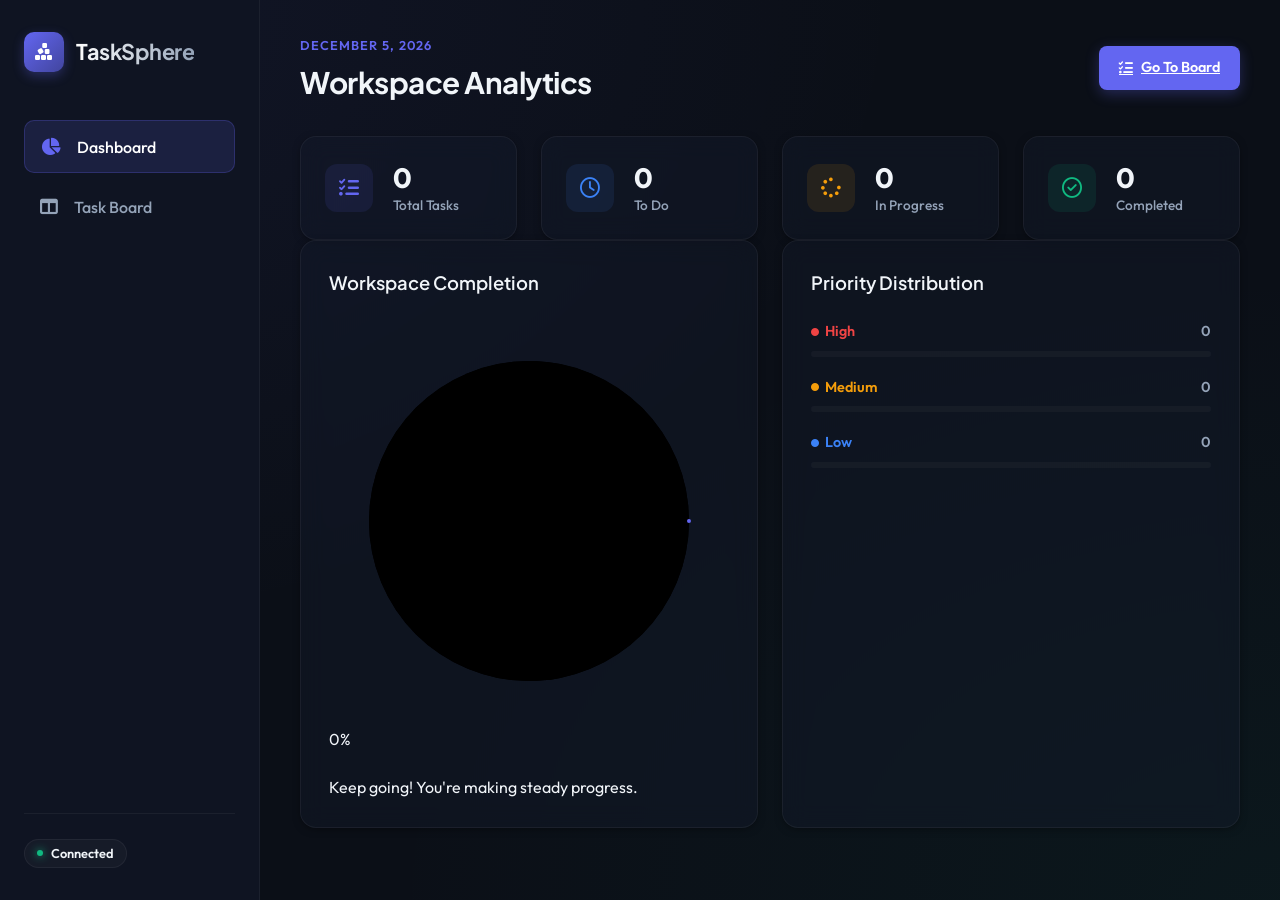
<file: frontend/index.html>
<!DOCTYPE html>
<html lang="en">
<head>
    <meta charset="UTF-8">
    <meta http-equiv="refresh" content="0; url=dashboard.html">
    <title>TaskSphere - Redirecting</title>
</head>
<body>
    <p>Redirecting to <a href="dashboard.html">TaskSphere Dashboard</a>...</p>
</body>
</html>
</file>
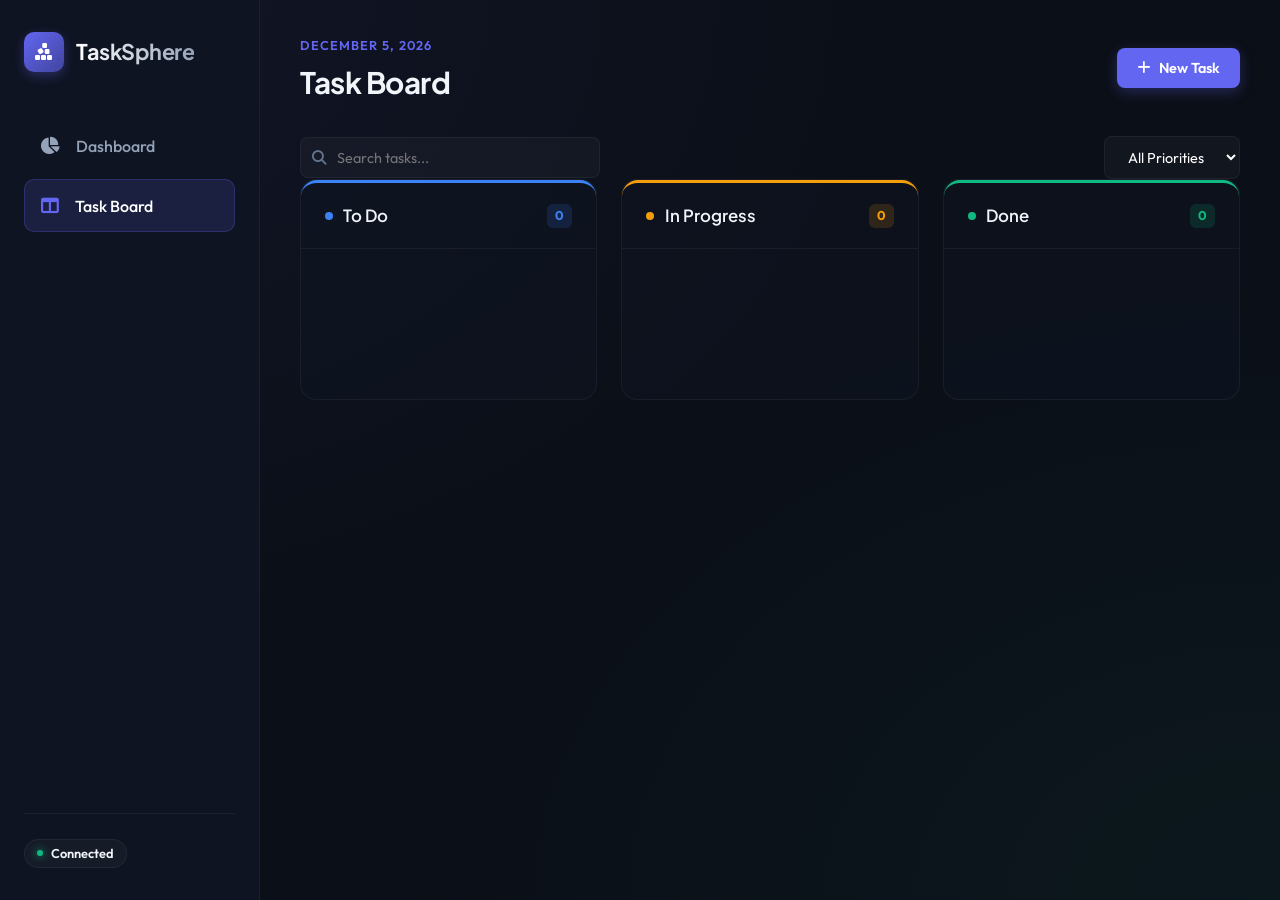
<file: frontend/board.html>
<!DOCTYPE html>
<html lang="en">
<head>
    <meta charset="UTF-8">
    <meta name="viewport" content="width=device-width, initial-scale=1.0">
    <title>TaskSphere - Task Board</title>
    <!-- Google Fonts -->
    <link rel="preconnect" href="https://fonts.googleapis.com">
    <link rel="preconnect" href="https://fonts.gstatic.com" crossorigin>
    <link href="https://fonts.googleapis.com/css2?family=Outfit:wght@300;400;500;600;700&family=Plus+Jakarta+Sans:wght@400;500;600;700&display=swap" rel="stylesheet">
    <!-- FontAwesome Icons -->
    <link rel="stylesheet" href="https://cdnjs.cloudflare.com/ajax/libs/font-awesome/6.4.0/css/all.min.css">
    <!-- Modular Style -->
    <link rel="stylesheet" href="css/style.css">
</head>
<body>
    <div class="app-container">
        <!-- Sidebar Navigation -->
        <aside class="sidebar">
            <div class="brand">
                <div class="logo-icon">
                    <i class="fa-solid fa-cubes-stacked"></i>
                </div>
                <h2>TaskSphere</h2>
            </div>
            <nav class="nav-menu">
                <a href="dashboard.html" class="nav-item">
                    <i class="fa-solid fa-chart-pie"></i>
                    <span>Dashboard</span>
                </a>
                <a href="board.html" class="nav-item active">
                    <i class="fa-solid fa-table-columns"></i>
                    <span>Task Board</span>
                </a>
            </nav>
            <div class="sidebar-footer">
                <span class="status-pill connected">
                    <span class="dot"></span> Connected
                </span>
            </div>
        </aside>

        <!-- Main Content Area -->
        <main class="main-content">
            <header class="header">
                <div class="header-left">
                    <span class="date-badge" id="current-date">July 21, 2026</span>
                    <h1>Task Board</h1>
                </div>
                <div class="header-right">
                    <button class="btn btn-primary" id="btn-new-task">
                        <i class="fa-solid fa-plus"></i> New Task
                    </button>
                </div>
            </header>

            <!-- Kanban Board View -->
            <section class="view-section" id="board-view">
                <div class="board-filters">
                    <div class="search-bar">
                        <i class="fa-solid fa-magnifying-glass"></i>
                        <input type="text" id="search-input" placeholder="Search tasks...">
                    </div>
                    <div class="filter-options">
                        <select id="priority-filter">
                            <option value="">All Priorities</option>
                            <option value="high">High</option>
                            <option value="medium">Medium</option>
                            <option value="low">Low</option>
                        </select>
                    </div>
                </div>

                <div class="kanban-board">
                    <!-- To Do Column -->
                    <div class="kanban-col" id="col-todo">
                        <div class="col-header border-todo">
                            <div class="header-title">
                                <span class="indicator todo"></span>
                                <h3>To Do</h3>
                            </div>
                            <span class="col-count badge-todo" id="todo-badge">0</span>
                        </div>
                        <div class="task-list" id="list-todo">
                            <!-- Dynamically loaded task cards -->
                        </div>
                    </div>

                    <!-- In Progress Column -->
                    <div class="kanban-col" id="col-progress">
                        <div class="col-header border-progress">
                            <div class="header-title">
                                <span class="indicator progress"></span>
                                <h3>In Progress</h3>
                            </div>
                            <span class="col-count badge-progress" id="progress-badge">0</span>
                        </div>
                        <div class="task-list" id="list-progress">
                            <!-- Dynamically loaded task cards -->
                        </div>
                    </div>

                    <!-- Done Column -->
                    <div class="kanban-col" id="col-done">
                        <div class="col-header border-done">
                            <div class="header-title">
                                <span class="indicator done"></span>
                                <h3>Done</h3>
                            </div>
                            <span class="col-count badge-done" id="done-badge">0</span>
                        </div>
                        <div class="task-list" id="list-done">
                            <!-- Dynamically loaded task cards -->
                        </div>
                    </div>
                </div>
            </section>
        </main>
    </div>

    <!-- Task Create/Edit Modal -->
    <div class="modal-overlay hidden" id="task-modal">
        <div class="modal-card">
            <div class="modal-header">
                <h2 id="modal-title">Create New Task</h2>
                <button class="btn-close" id="btn-close-modal">
                    <i class="fa-solid fa-xmark"></i>
                </button>
            </div>
            <form id="task-form">
                <input type="hidden" id="task-id">
                
                <div class="form-group">
                    <label for="task-title">Title *</label>
                    <input type="text" id="task-title" placeholder="What needs to be done?" required autocomplete="off">
                </div>

                <div class="form-group">
                    <label for="task-desc">Description</label>
                    <textarea id="task-desc" rows="3" placeholder="Provide some context..."></textarea>
                </div>

                <div class="form-row">
                    <div class="form-group">
                        <label for="task-status">Status</label>
                        <select id="task-status">
                            <option value="todo">To Do</option>
                            <option value="in_progress">In Progress</option>
                            <option value="done">Done</option>
                        </select>
                    </div>
                    <div class="form-group">
                        <label for="task-priority">Priority</label>
                        <select id="task-priority">
                            <option value="low">Low</option>
                            <option value="medium" selected>Medium</option>
                            <option value="high">High</option>
                        </select>
                    </div>
                </div>

                <div class="form-group">
                    <label for="task-due">Due Date</label>
                    <input type="date" id="task-due">
                </div>

                <div class="modal-footer">
                    <button type="button" class="btn btn-secondary" id="btn-cancel-task">Cancel</button>
                    <button type="submit" class="btn btn-primary" id="btn-save-task">Save Task</button>
                </div>
            </form>
        </div>
    </div>

    <!-- Custom Toast Notifications Container -->
    <div class="toast-container" id="toast-container"></div>

    <!-- Javascript Stack -->
    <script src="js/api.js"></script>
    <script src="js/ui.js"></script>
    <script src="js/board.js"></script>
</body>
</html>
</file>
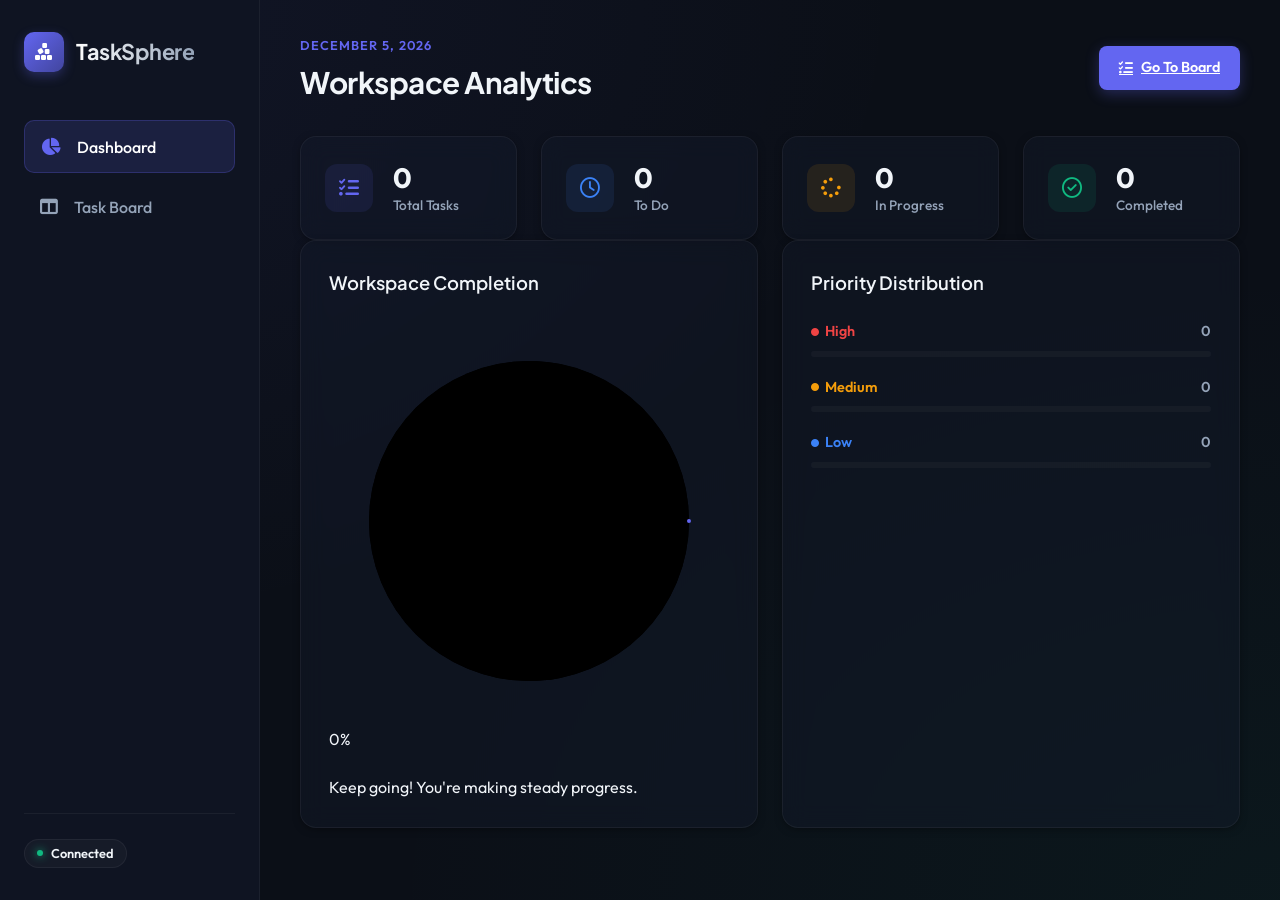
<file: frontend/dashboard.html>
<!DOCTYPE html>
<html lang="en">
<head>
    <meta charset="UTF-8">
    <meta name="viewport" content="width=device-width, initial-scale=1.0">
    <title>TaskSphere - Workspace Analytics</title>
    <!-- Google Fonts -->
    <link rel="preconnect" href="https://fonts.googleapis.com">
    <link rel="preconnect" href="https://fonts.gstatic.com" crossorigin>
    <link href="https://fonts.googleapis.com/css2?family=Outfit:wght@300;400;500;600;700&family=Plus+Jakarta+Sans:wght@400;500;600;700&display=swap" rel="stylesheet">
    <!-- FontAwesome Icons -->
    <link rel="stylesheet" href="https://cdnjs.cloudflare.com/ajax/libs/font-awesome/6.4.0/css/all.min.css">
    <!-- Modular Style -->
    <link rel="stylesheet" href="css/style.css">
</head>
<body>
    <div class="app-container">
        <!-- Sidebar Navigation -->
        <aside class="sidebar">
            <div class="brand">
                <div class="logo-icon">
                    <i class="fa-solid fa-cubes-stacked"></i>
                </div>
                <h2>TaskSphere</h2>
            </div>
            <nav class="nav-menu">
                <a href="dashboard.html" class="nav-item active">
                    <i class="fa-solid fa-chart-pie"></i>
                    <span>Dashboard</span>
                </a>
                <a href="board.html" class="nav-item">
                    <i class="fa-solid fa-table-columns"></i>
                    <span>Task Board</span>
                </a>
            </nav>
            <div class="sidebar-footer">
                <span class="status-pill connected">
                    <span class="dot"></span> Connected
                </span>
            </div>
        </aside>

        <!-- Main Content Area -->
        <main class="main-content">
            <header class="header">
                <div class="header-left">
                    <span class="date-badge" id="current-date">July 21, 2026</span>
                    <h1>Workspace Analytics</h1>
                </div>
                <div class="header-right">
                    <a href="board.html" class="btn btn-primary">
                        <i class="fa-solid fa-list-check"></i> Go To Board
                    </a>
                </div>
            </header>

            <!-- Dashboard Analytics View -->
            <section class="view-section" id="dashboard-view">
                <!-- Stat Cards -->
                <div class="stats-grid">
                    <div class="stat-card">
                        <div class="stat-icon icon-total">
                            <i class="fa-solid fa-list-check"></i>
                        </div>
                        <div class="stat-details">
                            <h3 id="stat-total">0</h3>
                            <p>Total Tasks</p>
                        </div>
                    </div>
                    <div class="stat-card">
                        <div class="stat-icon icon-todo">
                            <i class="fa-regular fa-clock"></i>
                        </div>
                        <div class="stat-details">
                            <h3 id="stat-todo">0</h3>
                            <p>To Do</p>
                        </div>
                    </div>
                    <div class="stat-card">
                        <div class="stat-icon icon-progress">
                            <i class="fa-solid fa-spinner fa-spin-hover"></i>
                        </div>
                        <div class="stat-details">
                            <h3 id="stat-progress">0</h3>
                            <p>In Progress</p>
                        </div>
                    </div>
                    <div class="stat-card">
                        <div class="stat-icon icon-done">
                            <i class="fa-regular fa-circle-check"></i>
                        </div>
                        <div class="stat-details">
                            <h3 id="stat-done">0</h3>
                            <p>Completed</p>
                        </div>
                    </div>
                </div>

                <!-- Visual Breakdown -->
                <div class="breakdown-grid">
                    <!-- Progress Card -->
                    <div class="breakdown-card progress-breakdown">
                        <h3>Workspace Completion</h3>
                        <div class="progress-container">
                            <div class="circular-progress-wrapper">
                                <svg class="circular-progress" viewBox="0 0 100 100">
                                    <circle class="bg" cx="50" cy="50" r="40"></circle>
                                    <circle class="bar" id="circle-progress-bar" cx="50" cy="50" r="40"></circle>
                                </svg>
                                <div class="progress-value" id="progress-percent">0%</div>
                            </div>
                        </div>
                        <p class="progress-sub">Keep going! You're making steady progress.</p>
                    </div>

                    <!-- Priority Card -->
                    <div class="breakdown-card priority-breakdown">
                        <h3>Priority Distribution</h3>
                        <div class="priority-list">
                            <div class="priority-item">
                                <div class="priority-header">
                                    <span class="priority-label high"><i class="fa-solid fa-circle"></i> High</span>
                                    <span class="priority-count" id="count-high">0</span>
                                </div>
                                <div class="progress-line"><div class="fill high" id="bar-high" style="width: 0%"></div></div>
                            </div>
                            <div class="priority-item">
                                <div class="priority-header">
                                    <span class="priority-label medium"><i class="fa-solid fa-circle"></i> Medium</span>
                                    <span class="priority-count" id="count-medium">0</span>
                                </div>
                                <div class="progress-line"><div class="fill medium" id="bar-medium" style="width: 0%"></div></div>
                            </div>
                            <div class="priority-item">
                                <div class="priority-header">
                                    <span class="priority-label low"><i class="fa-solid fa-circle"></i> Low</span>
                                    <span class="priority-count" id="count-low">0</span>
                                </div>
                                <div class="progress-line"><div class="fill low" id="bar-low" style="width: 0%"></div></div>
                            </div>
                        </div>
                    </div>
                </div>
            </section>
        </main>
    </div>

    <!-- Custom Toast Notifications Container -->
    <div class="toast-container" id="toast-container"></div>

    <!-- Javascript Stack -->
    <script src="js/api.js"></script>
    <script src="js/ui.js"></script>
    <script src="js/dashboard.js"></script>
</body>
</html>
</file>
<file: frontend/css/style.css>
/* -------------------------------------------------------------------
   TaskSphere Primary Stylesheet - Aggregates Modular Files
   ------------------------------------------------------------------- */

@import url('variables.css');
@import url('layout.css');
@import url('components.css');
@import url('animations.css');
</file>
